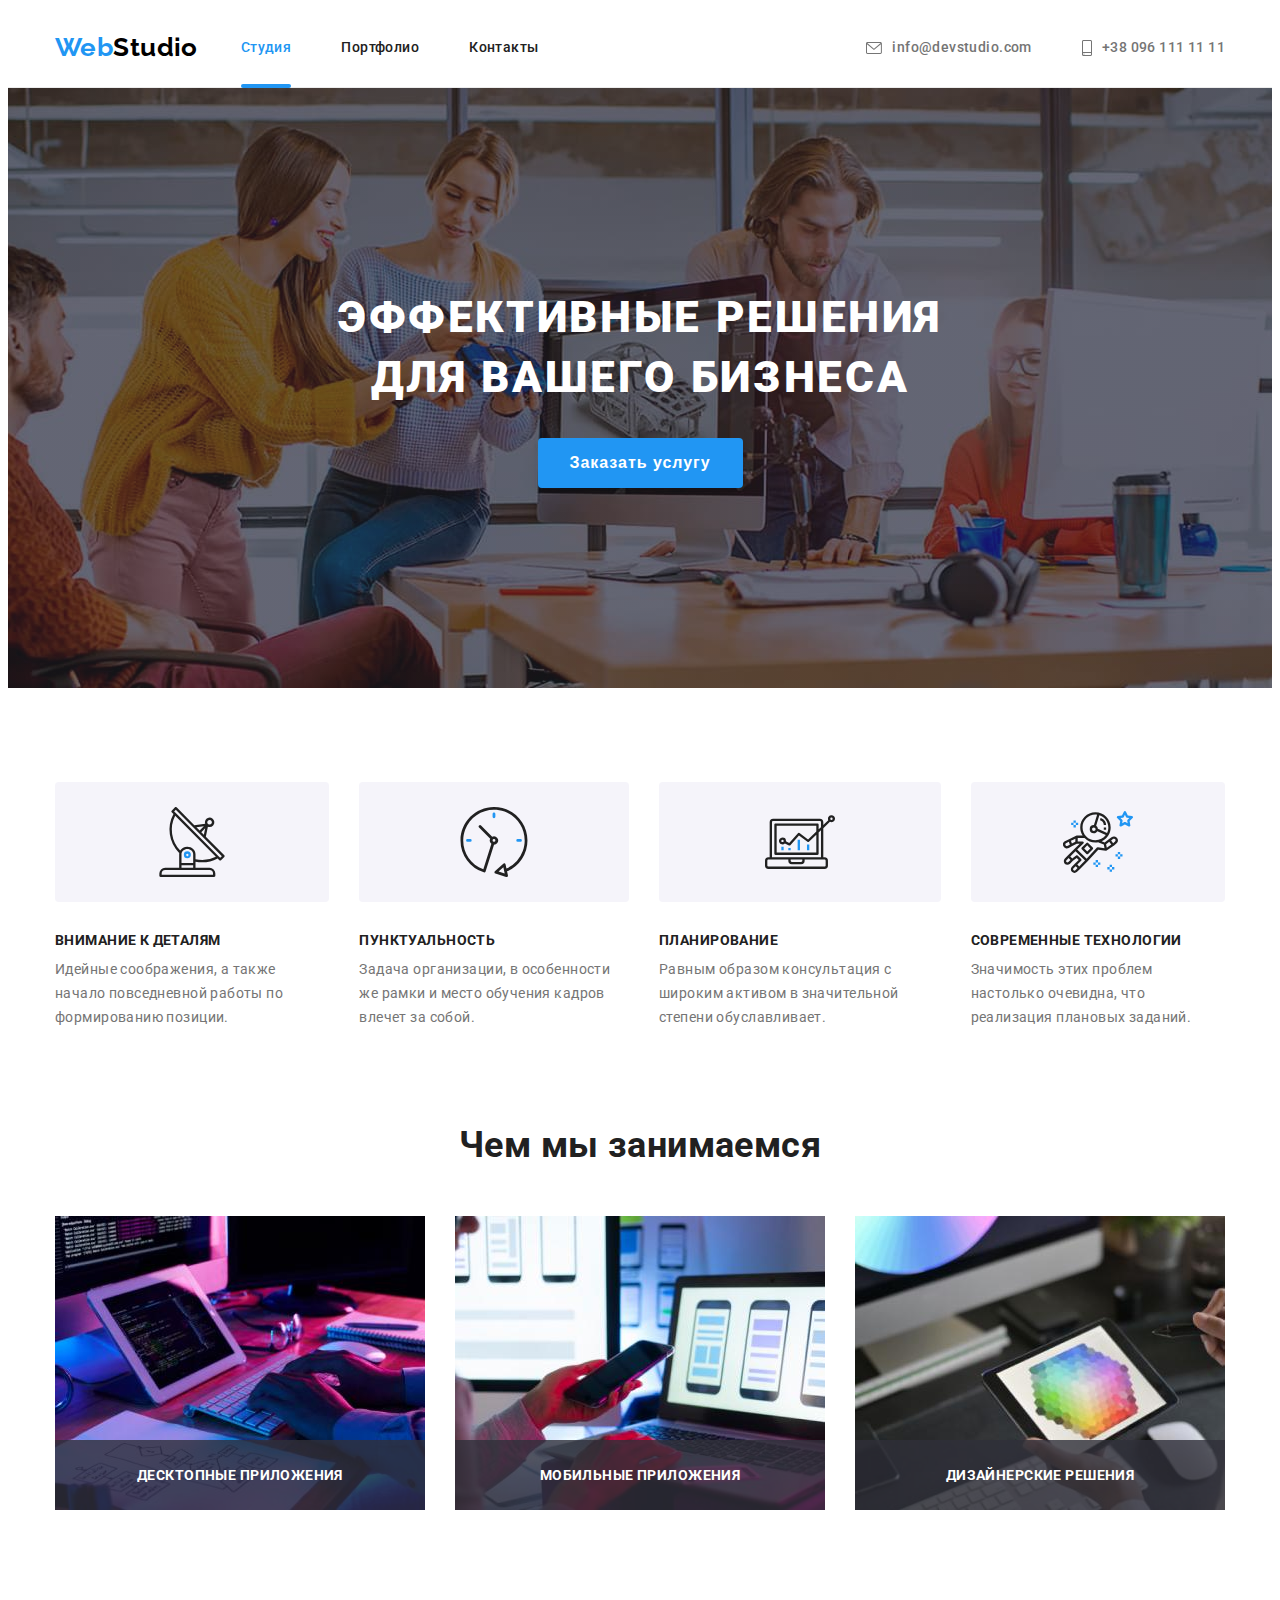
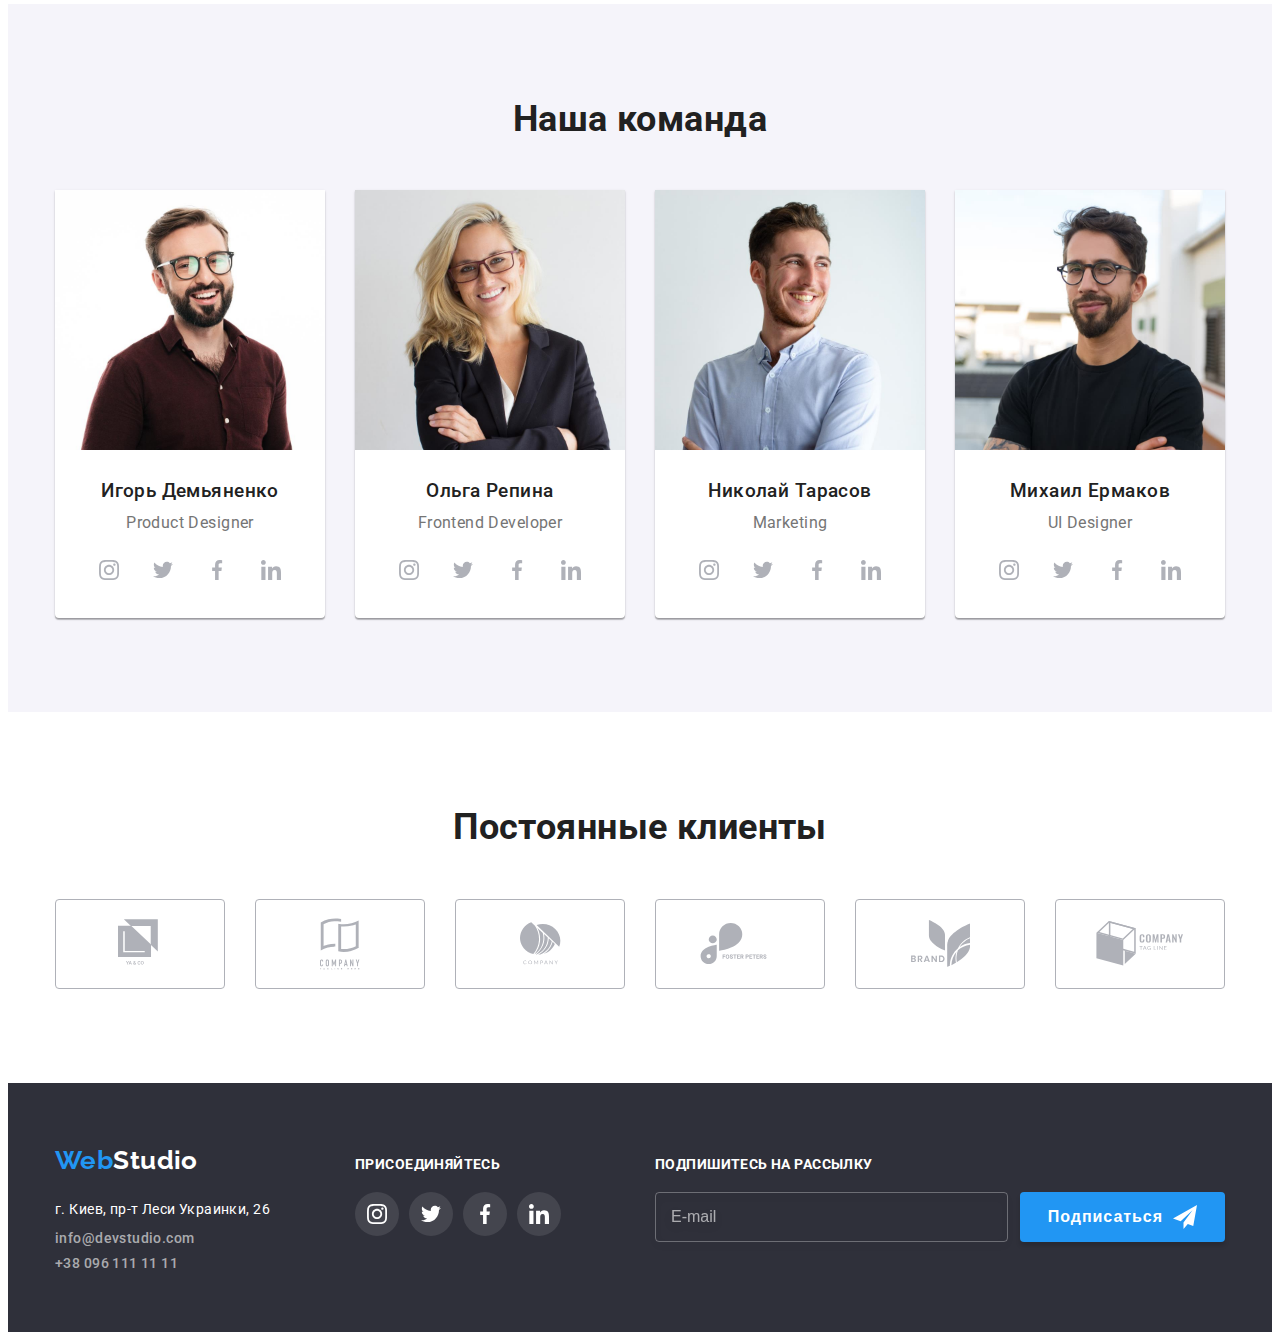
<file: index.html>
<!DOCTYPE html>
<html lang="ru">
  <head>
    <meta charset="UTF-8" />
    <meta http-equiv="X-UA-Compatible" content="IE=edge" />
    <meta name="viewport" content="width=device-width, initial-scale=1.0" />
    <title>Студия</title>
    <link
      rel="stylesheet"
      href="https://cdnjs.cloudflare.com/ajax/libs/modern-normalize/1.0.0/modern-normalize.min.css"
      integrity="sha512-ISS7cAi1PEhQ8jnbJpJZMd29NlhNj4AWYyLOSp2CE/CsHxTCu+r+t0D2yoJudVrd0/8fTVPUVDzY5Tvli75u/g=="
      crossorigin="anonymous"
    />
    <link rel="preconnect" href="https://fonts.gstatic.com" />
    <link
      href="https://fonts.googleapis.com/css2?family=Raleway:wght@700&family=Roboto:wght@400;500;700;900&display=swap"
      rel="stylesheet"
    />
    <link rel="stylesheet" href="./css/styles.css" />
  </head>
  <body>
    <!-- Шапка -->
    <header class="page-header">
      <div class="container">
        <nav class="navigation-menu">
          <a href="./index.html" class="logo">
            <span class="logo-web">Web</span><span class="logo-studio">Studio</span></a
          >
          <ul class="list header-links">
            <li class="header-list-item"><a href="./index.html" class="link current">Студия</a></li>
            <li class="header-list-item"><a href="./portfolio.html" class="link">Портфолио</a></li>
            <li class="header-list-item"><a href="" class="link">Контакты</a></li>
          </ul>
        </nav>
        <ul class="list header-contacts">
          <li class="header-list-item">
            <a href="mailto:info@devstudio.com" class="link contact-link mail">
              <svg class="icon" width="16" height="12"><use href="./images/sprite.svg#icon-envelope"></use></svg
              >info@devstudio.com
            </a>
          </li>
          <li class="header-list-item">
            <a href="tel:+380961111111" class="link contact-link phone"
              ><svg class="icon" width="10" height="16"><use href="./images/sprite.svg#icon-smartphone"></use></svg>+38
              096 111 11 11</a
            >
          </li>
        </ul>
      </div>
    </header>
    <main>
      <!-- Герой -->
      <section class="hero">
        <div class="container">
          <h1 class="main-title">Эффективные решения для вашего бизнеса</h1>
          <button type="button" class="main-button" data-modal-open>Заказать услугу</button>
        </div>
      </section>
      <!-- Приемущества -->
      <section class="section">
        <div class="container advantages">
          <h2 class="visually-hidden">Наши приемущества</h2>
          <ul class="list advantages-list">
            <li class="advantages-item icon-antena">
              <h3 class="title list-title">Внимание к деталям</h3>
              <p>Идейные соображения, а также начало повседневной работы по формированию позиции.</p>
            </li>
            <li class="advantages-item icon-clock">
              <h3 class="title list-title">Пунктуальность</h3>
              <p>Задача организации, в особенности же рамки и место обучения кадров влечет за собой.</p>
            </li>
            <li class="advantages-item icon-diagram">
              <h3 class="title list-title">Планирование</h3>
              <p>Равным образом консультация с широким активом в значительной степени обуславливает.</p>
            </li>
            <li class="advantages-item icon-astronaut">
              <h3 class="title list-title">Современные технологии</h3>
              <p>Значимость этих проблем настолько очевидна, что реализация плановых заданий.</p>
            </li>
          </ul>
        </div>
      </section>
      <!-- Чем мы занимаемся -->
      <section class="section about-us">
        <div class="container">
          <h2 class="title section-title">Чем мы занимаемся</h2>
          <ul class="list about-us-list">
            <li class="about-us-list-item">
              <div class="about-us-thumb"><img src="./images/img_1.jpg" alt="Десктопные приложения" width="370" /></div>
              <h3 class="list-title">Десктопные приложения</h3>
            </li>
            <li class="about-us-list-item">
              <div class="about-us-thumb"><img src="./images/img_2.jpg" alt="Мобильные приложения" width="370" /></div>
              <h3 class="list-title">Мобильные приложения</h3>
            </li>
            <li class="about-us-list-item">
              <div class="about-us-thumb"><img src="./images/img_3.jpg" alt="Дизайнерские решения" width="370" /></div>
              <h3 class="list-title">Дизайнерские решения</h3>
            </li>
          </ul>
        </div>
      </section>
      <!-- Наша команда -->
      <section class="section our-team">
        <div class="container">
          <h2 class="title section-title">Наша команда</h2>
          <ul class="list team">
            <li class="team-member">
              <div class="team-member-photo">
                <img src="./images/photo_1.jpg" alt="фото Игорь Демьяненко" width="270" />
              </div>
              <div class="team-member-info">
                <h3 class="our-team-member">Игорь Демьяненко</h3>
                <p>Product Designer</p>
                <ul class="list social-icons">
                  <li class="social-icons-item">
                    <a href="" class="social-icons-link" target="_blank" rel="noopener noreferrer">
                      <svg class="icon"><use href="./images/sprite.svg#icon-instagram"></use></svg>
                    </a>
                  </li>
                  <li class="social-icons-item">
                    <a href="" class="social-icons-link" target="_blank" rel="noopener noreferrer">
                      <svg class="icon"><use href="./images/sprite.svg#icon-twitter"></use></svg>
                    </a>
                  </li>
                  <li class="social-icons-item">
                    <a href="" class="social-icons-link" target="_blank" rel="noopener noreferrer"
                      ><svg class="icon"><use href="./images/sprite.svg#icon-facebook"></use></svg
                    ></a>
                  </li>
                  <li class="social-icons-item">
                    <a href="" class="social-icons-link" target="_blank" rel="noopener noreferrer">
                      <svg class="icon"><use href="./images/sprite.svg#icon-linkedin"></use></svg>
                    </a>
                  </li>
                </ul>
              </div>
            </li>
            <li class="team-member">
              <div class="team-member-photo">
                <img src="./images/photo_2.jpg" alt="фото Ольга Репина" width="270" />
              </div>
              <div class="team-member-info">
                <h3 class="our-team-member">Ольга Репина</h3>
                <p>Frontend Developer</p>
                <ul class="list social-icons">
                  <li class="social-icons-item">
                    <a href="" class="social-icons-link" target="_blank" rel="noopener noreferrer">
                      <svg class="icon"><use href="./images/sprite.svg#icon-instagram"></use></svg>
                    </a>
                  </li>
                  <li class="social-icons-item">
                    <a href="" class="social-icons-link" target="_blank" rel="noopener noreferrer">
                      <svg class="icon"><use href="./images/sprite.svg#icon-twitter"></use></svg>
                    </a>
                  </li>
                  <li class="social-icons-item">
                    <a href="" class="social-icons-link" target="_blank" rel="noopener noreferrer">
                      <svg class="icon"><use href="./images/sprite.svg#icon-facebook"></use></svg>
                    </a>
                  </li>
                  <li class="social-icons-item">
                    <a href="" class="social-icons-link" target="_blank" rel="noopener noreferrer">
                      <svg class="icon"><use href="./images/sprite.svg#icon-linkedin"></use></svg>
                    </a>
                  </li>
                </ul>
              </div>
            </li>
            <li class="team-member">
              <div class="team-member-photo">
                <img src="./images/photo_3.jpg" alt="фото Николай Тарасов" width="270" />
              </div>
              <div class="team-member-info">
                <h3 class="our-team-member">Николай Тарасов</h3>
                <p>Marketing</p>
                <ul class="list social-icons">
                  <li class="social-icons-item">
                    <a href="" class="social-icons-link" target="_blank" rel="noopener noreferrer">
                      <svg class="icon"><use href="./images/sprite.svg#icon-instagram"></use></svg>
                    </a>
                  </li>
                  <li class="social-icons-item">
                    <a href="" class="social-icons-link" target="_blank" rel="noopener noreferrer">
                      <svg class="icon"><use href="./images/sprite.svg#icon-twitter"></use></svg>
                    </a>
                  </li>
                  <li class="social-icons-item">
                    <a href="" class="social-icons-link" target="_blank" rel="noopener noreferrer">
                      <svg class="icon"><use href="./images/sprite.svg#icon-facebook"></use></svg>
                    </a>
                  </li>
                  <li class="social-icons-item">
                    <a href="" class="social-icons-link" target="_blank" rel="noopener noreferrer">
                      <svg class="icon"><use href="./images/sprite.svg#icon-linkedin"></use></svg>
                    </a>
                  </li>
                </ul>
              </div>
            </li>
            <li class="team-member">
              <div class="team-member-photo">
                <img src="./images/photo_4.jpg" alt="фото Михаил Ермаков" width="270" />
              </div>
              <div class="team-member-info">
                <h3 class="our-team-member">Михаил Ермаков</h3>
                <p>UI Designer</p>
                <ul class="list social-icons">
                  <li class="social-icons-item">
                    <a href="" class="social-icons-link" target="_blank" rel="noopener noreferrer">
                      <svg class="icon"><use href="./images/sprite.svg#icon-instagram"></use></svg>
                    </a>
                  </li>
                  <li class="social-icons-item">
                    <a href="" class="social-icons-link" target="_blank" rel="noopener noreferrer">
                      <svg class="icon"><use href="./images/sprite.svg#icon-twitter"></use></svg>
                    </a>
                  </li>
                  <li class="social-icons-item">
                    <a href="" class="social-icons-link" target="_blank" rel="noopener noreferrer">
                      <svg class="icon"><use href="./images/sprite.svg#icon-facebook"></use></svg>
                    </a>
                  </li>
                  <li class="social-icons-item">
                    <a href="" class="social-icons-link" target="_blank" rel="noopener noreferrer">
                      <svg class="icon"><use href="./images/sprite.svg#icon-linkedin"></use></svg>
                    </a>
                  </li>
                </ul>
              </div>
            </li>
          </ul>
        </div>
      </section>
      <section class="section regular-customers">
        <div class="container">
          <h2 class="title section-title">Постоянные клиенты</h2>
          <ul class="list">
            <li class="customers-list-item">
              <a href="" class="customers-icons-link" target="_blank" rel="noopener noreferrer">
                <svg class="icon" width="44" height="49"><use href="./images/sprite.svg#icon-logo_1"></use></svg>
              </a>
            </li>
            <li class="customers-list-item">
              <a href="" class="customers-icons-link" target="_blank" rel="noopener noreferrer">
                <svg class="icon" width="40" height="52"><use href="./images/sprite.svg#icon-logo_2"></use></svg>
              </a>
            </li>
            <li class="customers-list-item">
              <a href="" class="customers-icons-link" target="_blank" rel="noopener noreferrer">
                <svg class="icon" width="41" height="43"><use href="./images/sprite.svg#icon-logo_3"></use></svg>
              </a>
            </li>
            <li class="customers-list-item">
              <a href="" class="customers-icons-link" target="_blank" rel="noopener noreferrer">
                <svg class="icon" width="80" height="42"><use href="./images/sprite.svg#icon-logo_4"></use></svg>
              </a>
            </li>
            <li class="customers-list-item">
              <a href="" class="customers-icons-link" target="_blank" rel="noopener noreferrer">
                <svg class="icon" width="59" height="47"><use href="./images/sprite.svg#icon-logo_5"></use></svg>
              </a>
            </li>
            <li class="customers-list-item">
              <a href="" class="customers-icons-link" target="_blank" rel="noopener noreferrer">
                <svg class="icon" width="88" height="45"><use href="./images/sprite.svg#icon-logo_6"></use></svg>
              </a>
            </li>
          </ul>
        </div>
      </section>
    </main>
    <!-- Футер -->
    <footer class="footer-section">
      <div class="container footer-blocks">
        <div class="widget-block">
          <a href="./index.html" class="logo">
            <span class="logo-web">Web</span><span class="logo-studio-footer">Studio</span></a
          >
          <address>
            <span class="our-address">г. Киев, пр-т Леси Украинки, 26</span>
            <a href="mailto:info@devstudio.com" class="link link-footer">info@devstudio.com</a>
            <a href="tel:+380961111111" class="link link-footer">+38 096 111 11 11</a>
          </address>
        </div>
        <div class="social">
          <h2 class="social-title">Присоединяйтесь</h2>
          <ul class="list">
            <li class="social-list-item">
              <a href="" class="link" target="_blank" rel="noreferrer noopener">
                <svg class="icon">
                  <use href="./images/sprite.svg#icon-instagram"></use>
                </svg>
              </a>
            </li>
            <li class="social-list-item">
              <a href="" class="link" target="_blank" rel="noreferrer noopener">
                <svg class="icon">
                  <use href="./images/sprite.svg#icon-twitter"></use>
                </svg>
              </a>
            </li>
            <li class="social-list-item">
              <a href="" class="link" target="_blank" rel="noreferrer noopener">
                <svg class="icon">
                  <use href="./images/sprite.svg#icon-facebook"></use>
                </svg>
              </a>
            </li>
            <li class="social-list-item">
              <a href="" class="link" target="_blank" rel="noreferrer noopener">
                <svg class="icon">
                  <use href="./images/sprite.svg#icon-linkedin"></use>
                </svg>
              </a>
            </li>
          </ul>
        </div>
        <div class="subscription">
          <h2 class="actions">Подпишитесь на рассылку</h2>
          <form class="subscription-form">
            <input class="form-field" type="email" placeholder="E-mail" />
            <button class="btn-submit" type="submit">
              Подписаться<svg class="subscription-icon" width="24" height="24">
                <use href="./images/sprite.svg#icon-send"></use>
              </svg>
            </button>
          </form>
        </div>
      </div>
    </footer>
    <div class="backdrop is-hidden" data-modal>
      <div class="modal">
        <button class="btn-close" aria-label="Close" data-modal-close>
          <svg class="icon" width="18" height="18">
            <use href="./images/sprite.svg#icon-close"></use>
          </svg>
        </button>
        <form class="form">
          <b class="form-title">Оставьте свои данные, мы вам перезвоним</b>
          <div class="form-field">
            <label class="form-label" for="name">Имя</label>
            <input class="form-field-actions" type="text" id="name" />
            <svg class="icon" width="18" height="18">
              <use href="./images/sprite.svg#icon-person"></use>
            </svg>
          </div>
          <div class="form-field">
            <label class="form-label" for="tel">Телефон</label>
            <input class="form-field-actions" type="tel" id="tel" />
            <svg class="icon" width="18" height="18">
              <use href="./images/sprite.svg#icon-phone"></use>
            </svg>
          </div>
          <div class="form-field">
            <label class="form-label" for="email">Почта</label>
            <input class="form-field-actions" type="email" id="email" />
            <svg class="icon" width="18" height="18">
              <use href="./images/sprite.svg#icon-mail"></use>
            </svg>
          </div>
          <div class="form-field">
            <label class="form-label" for="coment">Комментарий</label>
            <textarea
              class="form-field-actions form-massage"
              name="coment"
              id="coment"
              cols="30"
              rows="10"
              placeholder="Введите текст"
            ></textarea>
          </div>
          <div class="policy-check">
            <label class="form-label" for="policy"
              ><input class="checkbox" type="checkbox" name="policy" id="policy" />
              <span class="checkbox-icon"></span>
              Соглашаюсь с рассылкой и принимаю
              <a class="link" href="">Условия договора</a></label
            >
          </div>
          <button class="btn-submit" type="submit">Отправить</button>
        </form>
      </div>
    </div>
    <script src="./js/modal.js"></script>
  </body>
</html>
</file>
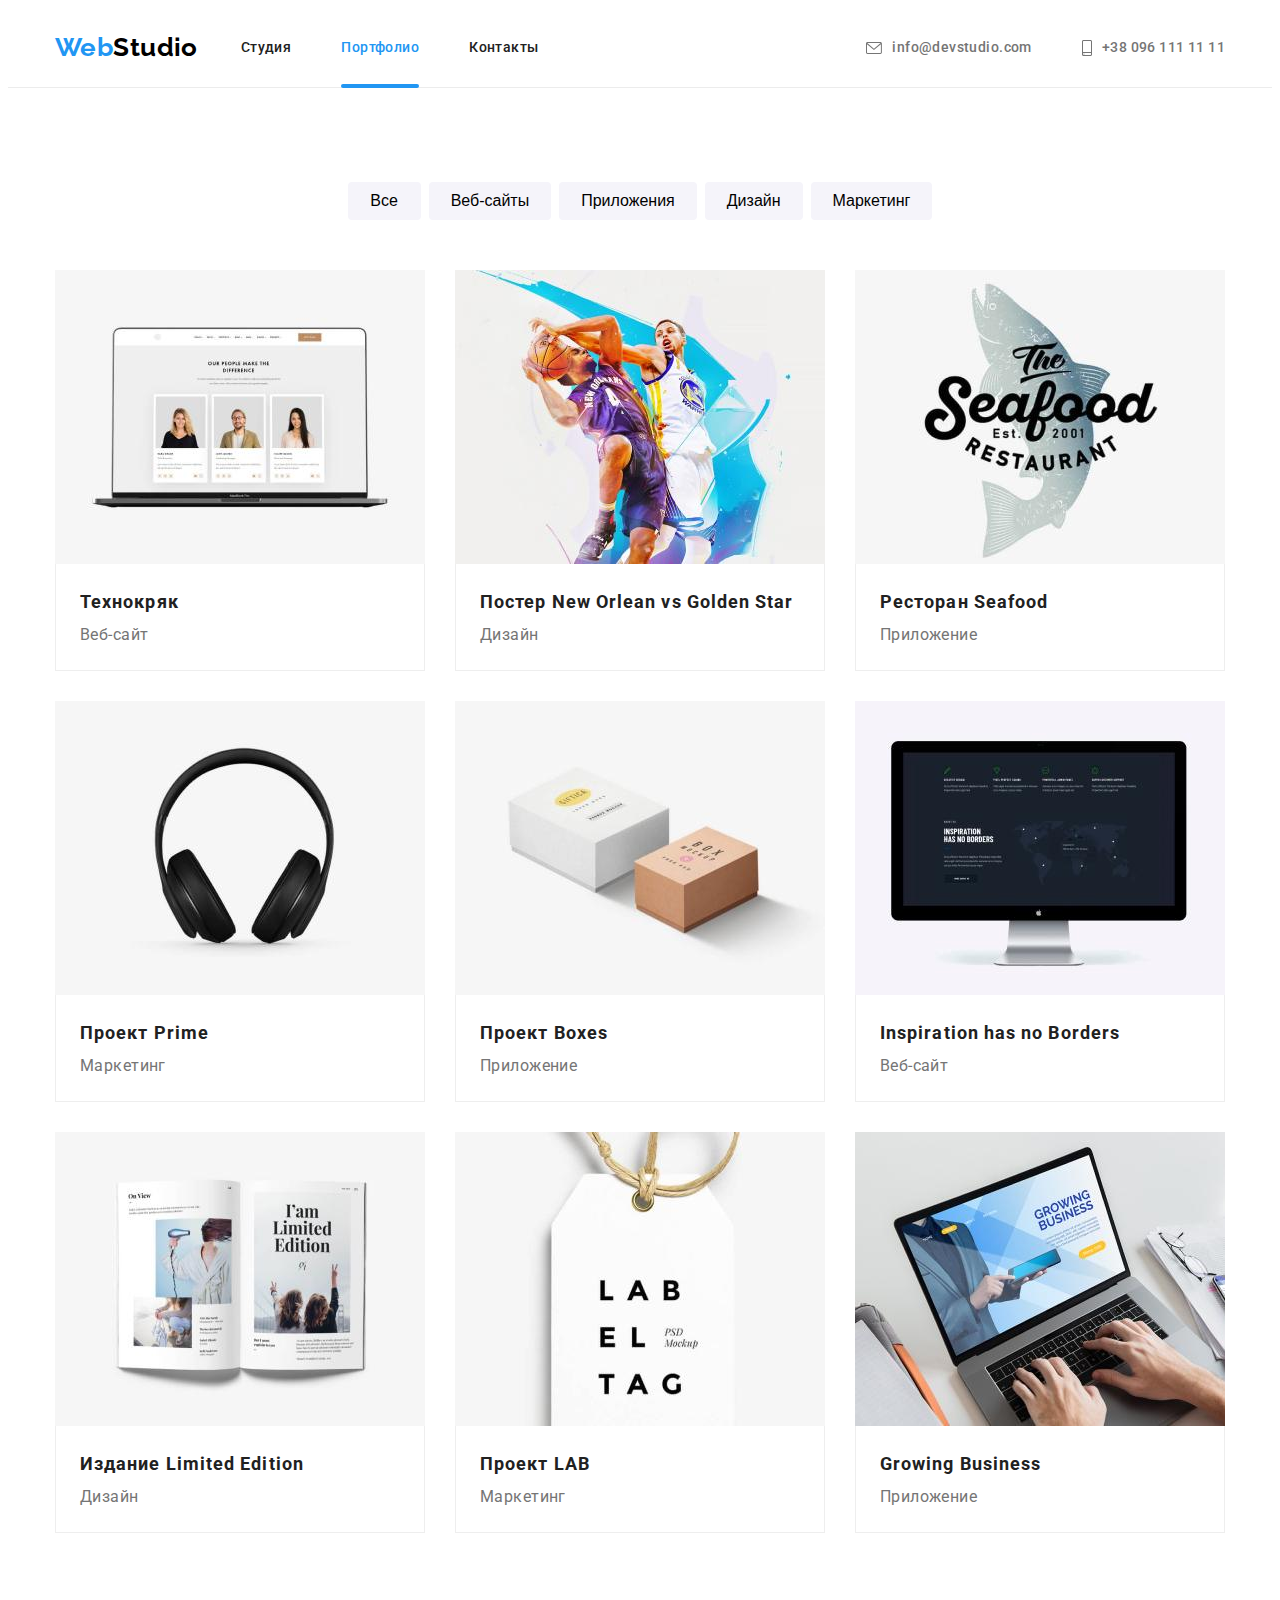
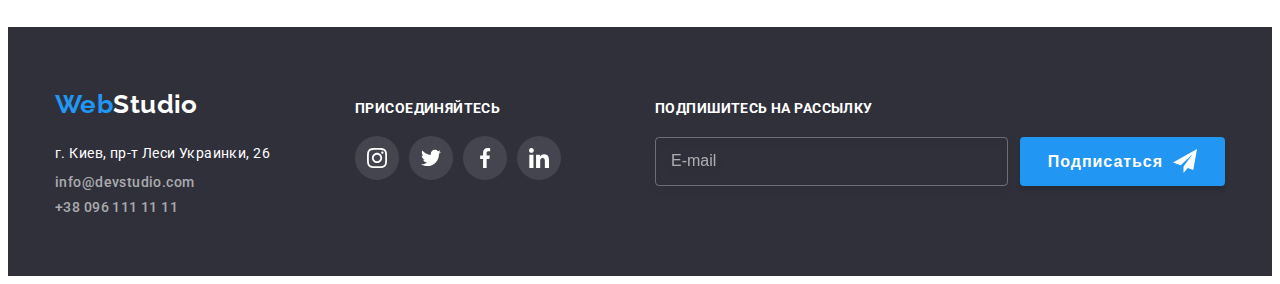
<file: portfolio.html>
<!DOCTYPE html>
<html lang="en">
  <head>
    <meta charset="UTF-8" />
    <meta http-equiv="X-UA-Compatible" content="IE=edge" />
    <meta name="viewport" content="width=device-width, initial-scale=1.0" />
    <title>Портфолио</title>
    <link
      rel="stylesheet"
      href="https://cdnjs.cloudflare.com/ajax/libs/modern-normalize/1.0.0/modern-normalize.min.css"
      integrity="sha512-ISS7cAi1PEhQ8jnbJpJZMd29NlhNj4AWYyLOSp2CE/CsHxTCu+r+t0D2yoJudVrd0/8fTVPUVDzY5Tvli75u/g=="
      crossorigin="anonymous"
    />
    <link rel="preconnect" href="https://fonts.gstatic.com" />
    <link
      href="https://fonts.googleapis.com/css2?family=Raleway:wght@700&family=Roboto:wght@400;500;700;900&display=swap"
      rel="stylesheet"
    />
    <link rel="stylesheet" href="./css/styles.css" />
  </head>
  <body>
    <!-- Шапка -->
    <header class="page-header">
      <div class="container">
        <nav class="navigation-menu">
          <a href="./index.html" class="logo">
            <span class="logo-web">Web</span><span class="logo-studio">Studio</span></a
          >
          <ul class="list header-links">
            <li class="header-list-item"><a href="./index.html" class="link">Студия</a></li>
            <li class="header-list-item"><a href="./portfolio.html" class="link current">Портфолио</a></li>
            <li class="header-list-item"><a href="" class="link">Контакты</a></li>
          </ul>
        </nav>
        <ul class="list header-contacts">
          <li class="header-list-item">
            <a href="mailto:info@devstudio.com" class="link contact-link mail">
              <svg class="icon" width="16" height="12"><use href="./images/sprite.svg#icon-envelope"></use></svg
              >info@devstudio.com
            </a>
          </li>
          <li class="header-list-item">
            <a href="tel:+380961111111" class="link contact-link phone"
              ><svg class="icon" width="10" height="16"><use href="./images/sprite.svg#icon-smartphone"></use></svg>+38
              096 111 11 11</a
            >
          </li>
        </ul>
      </div>
    </header>
    <main>
      <section class="section">
        <div class="container">
          <h1 class="visually-hidden">Портфолио</h1>
          <ul class="list list-button">
            <li class="list-button-item">
              <button type="button" class="button filter">Все</button>
            </li>
            <li class="list-button-item">
              <button type="button" class="button filter">Веб-сайты</button>
            </li>
            <li class="list-button-item">
              <button type="button" class="button filter">Приложения</button>
            </li>
            <li class="list-button-item">
              <button type="button" class="button filter">Дизайн</button>
            </li>
            <li class="list-button-item">
              <button type="button" class="button filter">Маркетинг</button>
            </li>
          </ul>
          <ul class="list portfolio-list">
            <li class="portfolio-item">
              <a href="" class="link">
                <div class="portfolio-item-img">
                  <img src="./images/portfolio/img_1.jpg" alt="ноутбук с открытым сайтом" width="370" />
                  <div class="overlay">
                    <p>
                      Технокряк это современная площадка распространения коронавируса. Компании используют эту платформу
                      для цифрового шпионажа и атак на защищённые сервера конкурентов.
                    </p>
                  </div>
                </div>
                <div class="portfolio-item-title">
                  <h2 class="list-item-title">Технокряк</h2>
                  <p class="list-item">Веб-сайт</p>
                </div>
              </a>
            </li>
            <li class="portfolio-item">
              <a href="" class="link">
                <div class="portfolio-item-img">
                  <img src="./images/portfolio/img_2.jpg" alt="постер два баскетболиста" width="370" />
                  <div class="overlay">
                    <p></p>
                  </div>
                </div>
                <div class="portfolio-item-title">
                  <h2 class="list-item-title">Постер New Orlean vs Golden Star</h2>
                  <h3 class="list-item">Дизайн</h3>
                </div>
              </a>
            </li>
            <li class="portfolio-item">
              <a href="" class="link">
                <div class="portfolio-item-img">
                  <img src="./images/portfolio/img_3.jpg" alt="логотип ресторана" width="370" />
                  <div class="overlay">
                    <p></p>
                  </div>
                </div>
                <div class="portfolio-item-title">
                  <h2 class="list-item-title">Ресторан Seafood</h2>
                  <h3 class="list-item">Приложение</h3>
                </div>
              </a>
            </li>
            <li class="portfolio-item">
              <a href="" class="link">
                <div class="portfolio-item-img">
                  <img src="./images/portfolio/img_4.jpg" alt="наушники" width="370" />
                  <div class="overlay">
                    <p></p>
                  </div>
                </div>
                <div class="portfolio-item-title">
                  <h2 class="list-item-title">Проект Prime</h2>
                  <h3 class="list-item">Маркетинг</h3>
                </div>
              </a>
            </li>
            <li class="portfolio-item">
              <a href="" class="link">
                <div class="portfolio-item-img">
                  <img src="./images/portfolio/img_5.jpg" alt="две коробочки" width="370" />
                  <div class="overlay">
                    <p></p>
                  </div>
                </div>
                <div class="portfolio-item-title">
                  <h2 class="list-item-title">Проект Boxes</h2>
                  <h3 class="list-item">Приложение</h3>
                </div>
              </a>
            </li>
            <li class="portfolio-item">
              <a href="" class="link">
                <div class="portfolio-item-img">
                  <img src="./images/portfolio/img_6.jpg" alt="монитор для ПК" width="370" />
                  <div class="overlay">
                    <p></p>
                  </div>
                </div>
                <div class="portfolio-item-title">
                  <h2 class="list-item-title">Inspiration has no Borders</h2>
                  <h3 class="list-item">Веб-сайт</h3>
                </div>
              </a>
            </li>
            <li class="portfolio-item">
              <a href="" class="link">
                <div class="portfolio-item-img">
                  <img src="./images/portfolio/img_7.jpg" alt="открытая книга" width="370" />
                  <div class="overlay">
                    <p></p>
                  </div>
                </div>
                <div class="portfolio-item-title">
                  <h2 class="list-item-title">Издание Limited Edition</h2>
                  <h3 class="list-item">Дизайн</h3>
                </div>
              </a>
            </li>
            <li class="portfolio-item">
              <a href="" class="link">
                <div class="portfolio-item-img">
                  <img src="./images/portfolio/img_8.jpg" alt="ярлык" width="370" />
                  <div class="overlay">
                    <p></p>
                  </div>
                </div>
                <div class="portfolio-item-title">
                  <h2 class="list-item-title">Проект LAB</h2>
                  <h3 class="list-item">Маркетинг</h3>
                </div>
              </a>
            </li>
            <li class="portfolio-item">
              <a href="" class="link">
                <div class="portfolio-item-img">
                  <img src="./images/portfolio/img_9.jpg" alt="ноутбук на столе" width="370" />
                  <div class="overlay">
                    <p></p>
                  </div>
                </div>
                <div class="portfolio-item-title">
                  <h2 class="list-item-title">Growing Business</h2>
                  <h3 class="list-item">Приложение</h3>
                </div>
              </a>
            </li>
          </ul>
        </div>
      </section>
    </main>
    <!-- Футер -->
    <footer class="footer-section">
      <div class="container footer-blocks">
        <div class="widget-block">
          <a href="./index.html" class="logo">
            <span class="logo-web">Web</span><span class="logo-studio-footer">Studio</span></a
          >
          <address>
            <span class="our-address">г. Киев, пр-т Леси Украинки, 26</span>
            <a href="mailto:info@devstudio.com" class="link link-footer">info@devstudio.com</a>
            <a href="tel:+380961111111" class="link link-footer">+38 096 111 11 11</a>
          </address>
        </div>
        <div class="social">
          <h2 class="social-title">Присоединяйтесь</h2>
          <ul class="list">
            <li class="social-list-item">
              <a href="" class="link" target="_blank" rel="noreferrer noopener">
                <svg class="icon">
                  <use href="./images/sprite.svg#icon-instagram"></use>
                </svg>
              </a>
            </li>
            <li class="social-list-item">
              <a href="" class="link" target="_blank" rel="noreferrer noopener">
                <svg class="icon">
                  <use href="./images/sprite.svg#icon-twitter"></use>
                </svg>
              </a>
            </li>
            <li class="social-list-item">
              <a href="" class="link" target="_blank" rel="noreferrer noopener">
                <svg class="icon">
                  <use href="./images/sprite.svg#icon-facebook"></use>
                </svg>
              </a>
            </li>
            <li class="social-list-item">
              <a href="" class="link" target="_blank" rel="noreferrer noopener">
                <svg class="icon">
                  <use href="./images/sprite.svg#icon-linkedin"></use>
                </svg>
              </a>
            </li>
          </ul>
        </div>
        <div class="subscription">
          <h2 class="actions">Подпишитесь на рассылку</h2>
          <form class="subscription-form">
            <input class="form-field" type="email" placeholder="E-mail" />
            <button class="btn-submit" type="submit">
              Подписаться<svg class="subscription-icon" width="24" height="24">
                <use href="./images/sprite.svg#icon-send"></use>
              </svg>
            </button>
          </form>
        </div>
      </div>
    </footer>
  </body>
</html>
</file>
<file: css/styles.css>
:root {
  --main-text-color: #757575;
  --title-text-color: #212121;
  --accent-text-color: #2196f3;
  --accent-buton-color: #188ce8;
  --filter-button-color: #f5f4fa;
  --dark-bg-color: #2f303a;
  --logo-dark-color: #000000;
  --main-title-color: #ffffff;
  --light_bg-color: #f5f4fa;
  --icon_color: #afb1b8;
  --animation-proprety: cubic-bezier(0.4, 0, 0.2, 1);
}

html {
  box-sizing: border-box;
}
*,
*::after,
*::before {
  box-sizing: inherit;
}

body {
  font-family: 'Roboto', sans-serif;
  font-size: 14px;
  line-height: 1.71;
  letter-spacing: 0.03em;
  color: var(--main-text-color);
  background-color: var(--main-title-color);
}

address {
  font-style: normal;
}

.link {
  text-decoration: none;
  font-weight: 500;
  line-height: 1.14;
  color: var(--title-text-color);
  transition-property: color;
  transition-duration: 250ms;
  transition-timing-function: var(--animation-proprety);
}

.current,
.link:hover,
.link:focus {
  color: var(--accent-text-color);
}

.list {
  list-style: none;
  padding-left: 0;
  margin: 0;
}

.title {
  font-weight: 700;
  color: var(--title-text-color);
}

.button {
  display: inline-block;
  padding: 6px 22px;
  font-weight: 500;
  font-size: 16px;
  line-height: 1.62;
  text-align: center;
  cursor: pointer;
  min-width: 73px;
}

h1,
h2,
h3,
ul,
p {
  margin-top: 0;
  margin-bottom: 0;
}

img {
  display: block;
  max-width: 100%;
  height: auto;
}

.section {
  padding-bottom: 94px;
  padding-top: 94px;
}

.container {
  width: 1200px;
  padding-left: 15px;
  padding-right: 15px;
  margin-left: auto;
  margin-right: auto;
}
/* Шапка */
.page-header {
  height: 80px;
  border-bottom: 1px solid #ececec;
}

.page-header .container {
  display: flex;
  align-items: center;
  justify-content: space-between;
  padding-top: 0;
  padding-bottom: 0;
}

.navigation-menu {
  display: flex;
  align-items: center;
}
.header-links {
  display: flex;
  align-items: center;
  margin-left: -50px;
}
.header-contacts {
  display: flex;
  align-items: center;
}

.header-list-item {
  position: relative;
  margin-left: 50px;
}

.header-list-item .current::after {
  content: '';
  position: absolute;
  bottom: 0;
  left: 0;
  width: 100%;
  height: 4px;
  background: var(--accent-text-color);
  border-radius: 2px;
}

.header-list-item:first-child,
.about-us-list-item:first-child,
.team-member:first-child,
.regular-customers .list-item:first-child,
.social .list-item:first-child,
.advantages-item:first-child {
  margin-left: 0;
}

.page-header .link {
  display: block;
  padding-top: 32px;
  padding-bottom: 32px;
}

.logo {
  display: inline-block;
  font-family: 'Raleway', sans-serif;
  text-decoration: none;
  font-weight: 700;
  font-size: 26px;
  line-height: 1.38;
  margin-right: 93px;
}

.logo-web {
  color: var(--accent-text-color);
}

.logo-studio {
  color: var(--logo-dark-color);
}

.contact-link {
  color: var(--main-text-color);
}
.header-list-item .contact-link {
  display: inline-flex;
  align-items: center;
}

.header-list-item .icon {
  fill: var(--main-text-color);
  margin-right: 10px;
  transition-property: fill;
  transition-duration: 250ms;
  transition-timing-function: var(--animation-proprety);
}
.contact-link:hover .icon {
  fill: var(--accent-text-color);
}
/* Герой */
.hero {
  padding-left: 0;
  padding-right: 0;
  text-align: center;
  max-width: 1600px;
  height: 600px;
  background-color: var(--dark-bg-color);
  margin-right: auto;
  margin-left: auto;
  background-image: linear-gradient(to right, rgba(47, 48, 58, 0.4), rgba(47, 48, 58, 0.4)), url(../css/img/hero.jpg);
  background-position: center;
  background-repeat: no-repeat;
  background-size: cover;
}

.hero .container {
  text-align: center;
  /* width: calc(100% / 12 * 5); */
  max-width: 696px;
  padding-top: 200px;
  padding-bottom: 200px;
}

.main-title {
  margin-bottom: 30px;
  font-weight: 900;
  font-size: 44px;
  line-height: 1.36;
  color: var(--main-title-color);
  letter-spacing: 0.06em;
  text-transform: uppercase;
}

.main-button {
  font-weight: 700;
  font-size: 16px;
  line-height: 1.87;
  text-align: center;
  letter-spacing: 0.06em;
  background-color: var(--accent-text-color);
  color: var(--main-title-color);
  border: none;
  box-shadow: 0px 4px 4px rgba(0, 0, 0, 0.15);
  border-radius: 4px;
  padding: 10px 32px;
  transition-property: background-color;
  transition-duration: 250ms;
  transition-timing-function: var(--animation-proprety);
}

.main-button:focus,
.main-button:hover {
  background-color: var(--accent-buton-color);
}

.section-title {
  margin-bottom: 50px;
  font-size: 36px;
  line-height: 1.17;
  text-align: center;
}

.list-title {
  font-size: 14px;
  line-height: 1.17;
  text-transform: uppercase;
  margin-bottom: 10px;
}

.visually-hidden {
  position: absolute !important;
  clip: rect(1px 1px 1px 1px);
  clip: rect(1px, 1px, 1px, 1px);
  padding: 0 !important;
  border: 0 !important;
  height: 1px !important;
  width: 1px !important;
  overflow: hidden;
}
/* Приемущества */
.advantages-list {
  display: flex;
}

.advantages-item {
  margin-left: 30px;
}
.advantages-item .list-title {
  padding-top: 30px;
}

.advantages-item:first-child {
  margin-left: 0;
}

.advantages-item::before {
  display: block;
  content: '';
  height: 120px;
  background-color: var(--light_bg-color);
  background-position: center;
  background-repeat: no-repeat;
  border-radius: 4px;
}
.icon-antena::before {
  background-image: url(../css/img/antenna.svg);
}
.icon-clock::before {
  background-image: url(../css/img/clock.svg);
}
.icon-diagram::before {
  background-image: url(../css/img/diagram.svg);
}
.icon-astronaut::before {
  background-image: url(../css/img/astronaut.svg);
}
/* Чем мы занимаемся */
.about-us {
  padding-top: 0;
}

.about-us .container {
  padding-top: 0px;
}

.about-us-list {
  display: flex;
}
.about-us-list-item {
  position: relative;
  margin-left: 30px;
}

.about-us-thumb {
}

.about-us .list-title {
  position: absolute;
  bottom: 0;
  margin-bottom: 0;
  text-align: center;
  width: 100%;
  padding-top: 27px;
  padding-bottom: 27px;
  color: var(--main-title-color);
  background-color: rgba(47, 48, 58, 0.8);
}
/* Наша команда */
.our-team {
  background-color: var(--light_bg-color);
}

.team {
  display: flex;
  justify-content: space-between;
  font-size: 16px;
  line-height: 1.187;
  text-align: center;
}

.team-member {
  margin-left: 30px;
  width: 270px;
  height: 428px;
  background: #ffffff;
  box-shadow: 0px 1px 3px rgba(0, 0, 0, 0.12), 0px 1px 1px rgba(0, 0, 0, 0.14), 0px 2px 1px rgba(0, 0, 0, 0.2);
  border-radius: 0px 0px 4px 4px;
}

.team-member-info {
  padding-top: 30px;
  padding-bottom: 30px;
}

.our-team-member {
  padding-bottom: 10px;
  font-weight: 500;
  color: #212121;
}

.social-icons {
  display: inline-flex;
  padding-top: 16px;
}

.social-icons-item + .social-icons-item {
  margin-left: 10px;
}
.social-icons-link {
  display: flex;
  justify-content: center;
  align-items: center;
  width: 44px;
  height: 44px;
  border-radius: 50%;
  background-color: var(--main-title-color);
  transition-property: background-color;
  transition-duration: 250ms;
  transition-timing-function: var(--animation-proprety);
}

.social-icons .icon {
  width: 20px;
  height: 20px;
  fill: var(--icon_color);
  transition-property: fill;
  transition-duration: 250ms;
  transition-timing-function: var(--animation-proprety);
}

.social-icons-link:hover,
.social-icons-link:focus {
  background-color: var(--accent-text-color);
}

.social-icons-link:hover .icon,
.social-icons-link:focus .icon {
  fill: var(--main-title-color);
}

/* Постоянные клиенты */
.regular-customers .list {
  display: flex;
}

.customers-list-item + .customers-list-item {
  margin-left: 30px;
}

.customers-icons-link {
  display: inline-flex;
  align-items: center;
  justify-content: center;
  height: 90px;
  width: 170px;
  border: 1px solid var(--icon_color);
  box-sizing: border-box;
  border-radius: 4px;
  fill: var(--icon_color);
  transition-property: border;
  transition-duration: 250ms;
  transition-timing-function: var(--animation-proprety);
}
.customers-icons-link .icon {
  transition-property: fill;
  transition-duration: 250ms;
  transition-timing-function: var(--animation-proprety);
}

.customers-icons-link:hover,
.customers-icons-link:focus {
  border: 1px solid var(--accent-text-color);
}

.customers-icons-link:hover .icon,
.customers-icons-link:focus .icon {
  fill: var(--accent-text-color);
}

.backdrop {
  position: fixed;
  top: 0;
  left: 0;
  background-color: rgba(0, 0, 0, 0.2);
  width: 100%;
  height: 100%;
  opacity: 1;
  transition: opacity 250ms var(--animation-proprety);
}

.modal {
  position: absolute;
  top: 50%;
  left: 50%;
  padding: 40px;
  transform: translate(-50%, -50%);
  width: 100%;
  max-width: 530px;
  min-height: 580px;
  background: var(--main-title-color);
  box-shadow: 0px 1px 3px rgba(0, 0, 0, 0.12), 0px 1px 1px rgba(0, 0, 0, 0.14), 0px 2px 1px rgba(0, 0, 0, 0.2);
  border-radius: 4px;
  transition-duration: 250ms;
  transition-timing-function: var(--animation-proprety);
  justify-content: center;
}

.btn-close {
  display: flex;
  position: absolute;
  top: 8px;
  right: 8px;
  width: 30px;
  height: 30px;
  background: #ffffff;
  border: 1px solid #e6e6e6;
  border-radius: 50%;
  box-sizing: border-box;
  justify-content: center;
  align-items: center;
  transition-duration: 250ms;
  transition-timing-function: var(--animation-proprety);
}

.btn-close:hover,
.btn-close:focus {
  fill: var(--accent-text-color);
}

.form-title {
  font-weight: 700;
  font-size: 20px;
  line-height: 1.15;
  text-align: center;
  letter-spacing: 0.03em;
  color: var(--title-text-color);
  margin-bottom: 12px;
}

.backdrop.is-hidden {
  opacity: 0;
  visibility: hidden;
  pointer-events: none;
}

.is-hidden .modal {
  transform: translate(100%, 100%) scale(0);
}
.form {
  flex-direction: column;
  display: flex;
  justify-content: center;
}

.form-field {
  position: relative;
  flex-direction: column;
  display: flex;
  margin-bottom: 10px;
}

.form-field-actions {
  border: 1px solid rgba(33, 33, 33, 0.2);
  box-sizing: border-box;
  border-radius: 4px;
  padding-top: 11px;
  padding-bottom: 11px;
  padding-left: 41px;
  transition-duration: 250ms;
  transition-timing-function: var(--animation-proprety);
}

.form-field-actions:focus {
  border: 1px solid var(--accent-text-color);
  box-sizing: border-box;
  border-radius: 4px;
  outline-style: var(--accent-text-color);
}

.form .form-field-actions:focus + .icon {
  fill: var(--accent-text-color);
}

.form .form-label {
  font-size: 12px;
  line-height: 1.16;
  letter-spacing: 0.01em;
  color: var(--main-text-color);
  margin-bottom: 4px;
}

.form .icon {
  position: absolute;
  display: inline-block;
  top: 29px;
  left: 15px;
  transition-duration: 250ms;
  transition-timing-function: var(--animation-proprety);
}

.form-massage {
  resize: none;
  padding: 12px 16px;
  margin-bottom: 20px;
}

.form-massage::placeholder {
  font-size: 12px;
  line-height: 1.16;
  letter-spacing: 0.01em;
  color: rgba(117, 117, 117, 0.5);
}

.modal .btn-submit {
  border: none;
  background: var(--accent-text-color);
  box-shadow: 0px 4px 4px rgba(0, 0, 0, 0.15);
  border-radius: 4px;
  padding: 10px 55px;
  font-weight: 700;
  line-height: 1.87;
  letter-spacing: 0.06em;
  color: var(--main-title-color);
  margin: auto;
  transition-duration: 250ms;
  transition-timing-function: var(--animation-proprety);
}

.modal .btn-submit:focus,
.modal .btn-submit:hover {
  background: var(--accent-buton-color);
  box-shadow: 0px 4px 4px rgba(0, 0, 0, 0.15);
  border-radius: 4px;
}

.policy-check {
  padding-bottom: 30px;
}

.policy-check .form-label {
  display: flex;
  align-items: center;
  justify-content: center;
  font-size: 14px;
  line-height: 1.71;
  color: var(--main-text-color);
}

.checkbox {
  -webkit-appearance: none;
  -moz-appearance: none;
  position: absolute;
}

.checkbox-icon {
  display: inline-block;
  width: 16px;
  height: 15px;
  border: 2px solid var(--title-text-color);
  border-radius: 2px;
  margin-right: 7px;
  transition-duration: 250ms;
  transition-timing-function: var(--animation-proprety);
}

.checkbox:checked + .checkbox-icon {
  border-color: transparent;
  background-color: var(--main-title-color);
  background-image: url(../images/icon_check.svg);
  background-size: contain;
  background-origin: border-box;
  transition-duration: 250ms;
  transition-timing-function: var(--animation-proprety);
}

.policy-check .link {
  color: var(--accent-text-color);
  padding-left: 4px;
}

/* Футер */
.footer-section {
  background-color: var(--dark-bg-color);
}

.footer-section .logo {
  display: block;
  margin-bottom: 20px;
}

.footer-section .container {
  padding-top: 60px;
  padding-bottom: 60px;
}

.logo-studio-footer,
.our-address {
  color: var(--main-title-color);
}
.link-footer {
  display: block;
  padding-top: 9px;
  color: rgba(255, 255, 255, 0.6);
}

.footer-blocks {
  display: flex;
  align-items: baseline;
  justify-content: space-between;
}

.social-title {
  font-size: 14px;
  font-weight: 700;
  line-height: 16px;
  letter-spacing: 0.03em;
  text-transform: uppercase;
  margin-bottom: 20px;
  color: var(--main-title-color);
  text-transform: uppercase;
}

.social .list {
  display: inline-flex;
}

.social-list-item + .social-list-item {
  margin-left: 10px;
}
.social .link {
  display: flex;
  justify-content: center;
  align-items: center;
  width: 44px;
  height: 44px;
  border-radius: 50%;
  background: rgba(255, 255, 255, 0.1);
  transition-property: background-color;
  transition-duration: 250ms;
  transition-timing-function: var(--animation-proprety);
}

.social,
.widget-block {
  flex-basis: calc((50% - 45px) / 2);
}

.social .icon {
  width: 20px;
  height: 20px;
  fill: var(--main-title-color);
}

.social .link:hover,
.social .link:focus {
  background-color: var(--accent-text-color);
}

.subscription {
  flex-basis: calc(50% - 15px);
}

.subscription .actions {
  font-family: Roboto;
  font-style: normal;
  font-size: 14px;
  font-weight: 700;
  line-height: 1.14;
  text-transform: uppercase;
  color: var(--main-title-color);
  margin-bottom: 20px;
}
.subscription-form {
  display: flex;
  justify-content: space-between;
}

.subscription-form ::placeholder {
  font-size: 16px;
  line-height: 1.25;
  color: rgba(255, 255, 255, 0.6);
}

.subscription .form-field {
  width: 100%;
  border: 1px solid rgba(255, 255, 255, 0.3);
  box-sizing: border-box;
  filter: drop-shadow(0px 4px 4px rgba(0, 0, 0, 0.15));
  border-radius: 4px;
  background-color: transparent;
  padding: 15px;
  margin-bottom: 0px;
  color: var(--main-title-color);
}

.subscription .btn-submit {
  border: none;
  display: flex;
  padding: 10px 28px;
  background: var(--accent-text-color);
  box-shadow: 0px 4px 4px rgba(0, 0, 0, 0.15);
  border-radius: 4px;
  color: var(--main-title-color);
  font-weight: 700;
  line-height: 1.87;
  font-size: 16px;
  letter-spacing: 0.06em;
  cursor: pointer;
  margin-left: 12px;
  align-items: center;
}

.subscription-icon {
  margin-left: 10px;
}
/* Портфолио */
.filter {
  background-color: var(--filter-button-color);
  border: none;
  border-radius: 4px;
  transition-property: background-color, color, box-shadow;
  transition-duration: 250ms;
  transition-timing-function: var(--animation-proprety);
}

.filter:hover,
.filter:active,
.filter:focus {
  background-color: var(--accent-text-color);
  color: var(--main-title-color);
  box-shadow: 0px 3px 1px rgba(0, 0, 0, 0.1), 0px 1px 2px rgba(0, 0, 0, 0.08), 0px 2px 2px rgba(0, 0, 0, 0.12);
}

.list-button {
  display: flex;
  justify-content: center;
}

.list-button-item {
  margin-right: 8px;
}

.list-button-item:last-child {
  margin-right: 0;
}

.portfolio-item-title {
  background: #ffffff;
  border-right: 1px solid #eeeeee;
  border-bottom: 1px solid #eeeeee;
  border-left: 1px solid #eeeeee;
  padding: 20px 24px;
}

.list-item-title {
  font-size: 18px;
  line-height: 2;
  letter-spacing: 0.06em;
}
/* здесь не применяется font-weight:normal дефолтом (не могу найти почему) */
.portfolio-list .list-item {
  font-weight: 400;
  font-size: 16px;
  line-height: 1.87;
  color: var(--main-text-color);
}

.portfolio-list {
  display: flex;
  flex-wrap: wrap;
  padding-top: 50px;
}

.portfolio-item {
  margin-right: 30px;
  margin-bottom: 30px;
  background: #ffffff;
  flex-basis: calc((100% - 60px) / 3);
}

.portfolio-item:nth-child(3n) {
  margin-right: 0;
}
.portfolio-item:nth-last-child(-n + 3) {
  margin-bottom: 0;
}

.portfolio-item .link:hover,
.portfolio-item .link:focus {
  color: var(--title-text-color);
  border: 1px solid #eeeeee;
  box-sizing: border-box;
  box-shadow: 0px 1px 1px rgba(0, 0, 0, 0.12), 0px 4px 4px rgba(0, 0, 0, 0.06), 1px 4px 6px rgba(0, 0, 0, 0.16);
}

.portfolio-item .link {
  display: block;
  transition-property: color, box-sizing, box-shadow;
  transition-duration: 250ms;
  transition-timing-function: var(--animation-proprety);
}

.portfolio-item-img {
  position: relative;
  overflow: hidden;
}

.overlay {
  position: absolute;
  top: 0;
  left: 0;
  width: 100%;
  height: 100%;
  background-color: rgba(33, 150, 243, 0.9);
  transform: translatey(100%);
  transition: transform 250ms var(--animation-proprety);
  padding: 63px 24px;
  font-size: 18px;
  font-weight: 400;
  line-height: 1.56;
  color: var(--main-title-color);
}

.portfolio-item:hover .overlay {
  transform: translatey(0);
}
</file>
